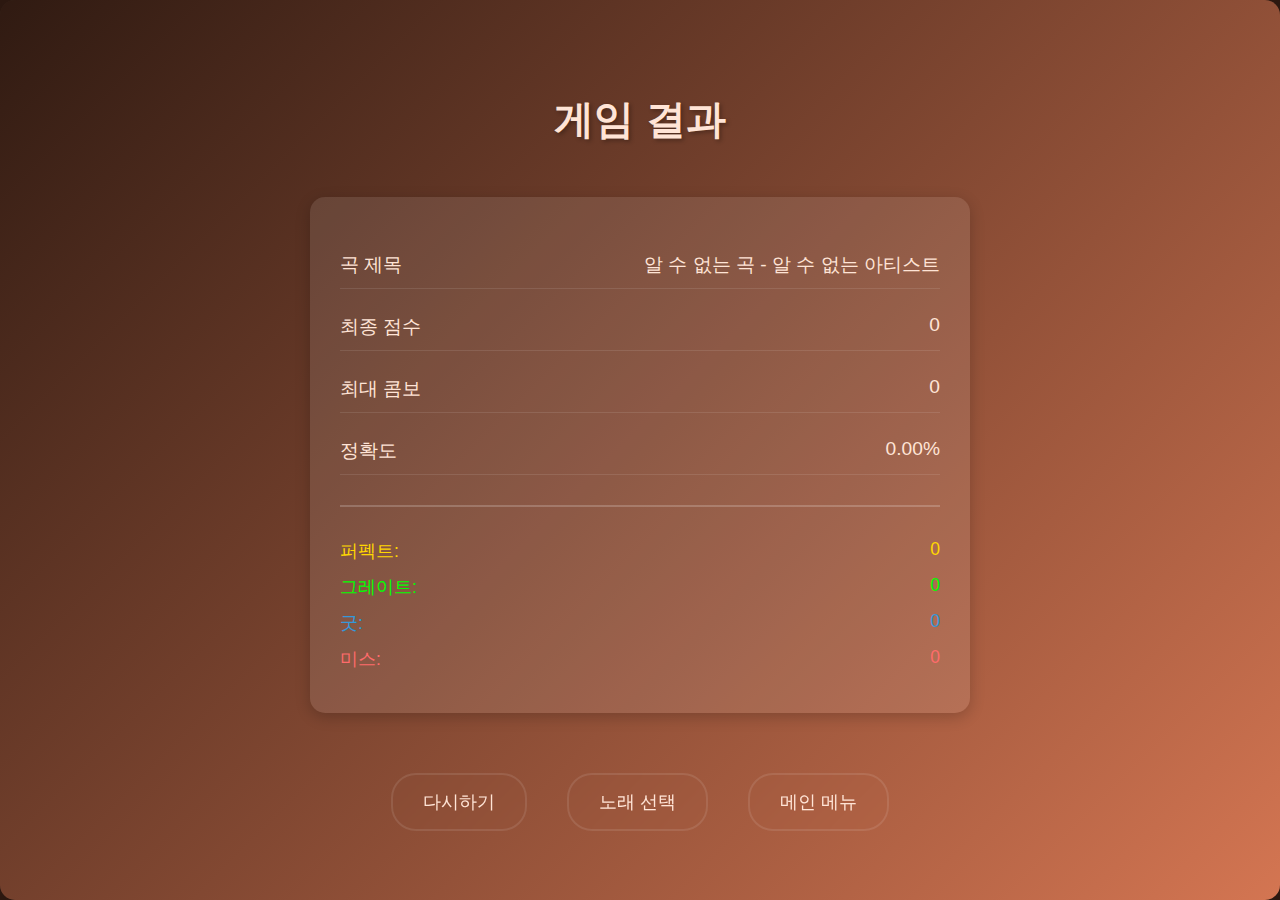
<file: html/result.html>
<!DOCTYPE html>
<html lang="ko">
<head>
    <meta charset="UTF-8">
    <meta name="viewport" content="width=device-width, initial-scale=1.0">
    <title>게임 결과 - 리듬 게임</title>
    <link rel="stylesheet" href="../styles/main.css">
    <link rel="stylesheet" href="../styles/themes.css">
    <link rel="stylesheet" href="../styles/result.css">
</head>
<body>
    <div id="gameContainer">
        <div id="resultScreen" class="menu-screen">
            <h2>게임 결과</h2>
            <div class="result-stats">
                <div class="stat-item">
                    <span class="stat-label">곡 제목</span>
                    <span id="songTitle" class="stat-value">-</span>
                </div>
                <div class="stat-item">
                    <span class="stat-label">최종 점수</span>
                    <span id="finalScore" class="stat-value">0</span>
                </div>
                <div class="stat-item">
                    <span class="stat-label">최대 콤보</span>
                    <span id="maxCombo" class="stat-value">0</span>
                </div>
                <div class="stat-item">
                    <span class="stat-label">정확도</span>
                    <span id="accuracy" class="stat-value">0%</span>
                </div>
                <div class="hit-results">
                    <div class="hit-item perfect">퍼펙트: <span id="perfectCount">0</span></div>
                    <div class="hit-item great">그레이트: <span id="greatCount">0</span></div>
                    <div class="hit-item good">굿: <span id="goodCount">0</span></div>
                    <div class="hit-item miss">미스: <span id="missCount">0</span></div>
                </div>
            </div>
            <div class="result-buttons">
                <button class="button" onclick="retryGame()">다시하기</button>
                <button class="button" onclick="goToSongSelect()">노래 선택</button>
                <button class="button" onclick="goToMain()">메인 메뉴</button>
            </div>
        </div>
    </div>

    <script src="../scripts/ui/Theme.js"></script>
    <script>
        document.addEventListener('DOMContentLoaded', function() {
            const params = new URLSearchParams(window.location.search);
            
            // 결과 데이터 파싱
            const results = {
                songId: params.get('songId'),
                songTitle: decodeURIComponent(params.get('songTitle') || '알 수 없는 곡'),
                artist: decodeURIComponent(params.get('artist') || '알 수 없는 아티스트'),
                finalScore: parseInt(params.get('finalScore')) || 0,
                maxCombo: parseInt(params.get('maxCombo')) || 0,
                accuracy: parseFloat(params.get('accuracy')) || 0,
                hitResults: JSON.parse(params.get('hitResults') || '{"perfect":0,"great":0,"good":0,"miss":0}'),
                reason: params.get('reason')
            };

            // 결과 표시
            document.getElementById('songTitle').textContent = 
                `${results.songTitle} - ${results.artist}`;
            document.getElementById('finalScore').textContent = results.finalScore.toLocaleString();
            document.getElementById('maxCombo').textContent = results.maxCombo.toLocaleString();
            document.getElementById('accuracy').textContent = `${results.accuracy.toFixed(2)}%`;
            
            // 판정 결과 표시
            document.getElementById('perfectCount').textContent = results.hitResults.perfect.toLocaleString();
            document.getElementById('greatCount').textContent = results.hitResults.great.toLocaleString();
            document.getElementById('goodCount').textContent = results.hitResults.good.toLocaleString();
            document.getElementById('missCount').textContent = results.hitResults.miss.toLocaleString();

            // 등급 계산 및 표시
            const grade = calculateGrade(results.accuracy, results.maxCombo);
            document.getElementById('grade').textContent = grade;

            // 테마 적용
            const theme = new Theme();
            const settings = JSON.parse(localStorage.getItem('gameSettings')) || { theme: 'warm' };
            theme.applyTheme(settings.theme);
        });

        function retryGame() {
            const params = new URLSearchParams(window.location.search);
            const songId = params.get('songId');
            window.location.href = `game.html?songId=${songId}`;
        }

        function goToSongSelect() {
            window.location.href = 'song-select.html';
        }

        function goToMain() {
            window.location.href = '../index.html';
        }

        // 등급 계산 함수 (추가)
        function calculateGrade(accuracy, maxCombo) {
            if (accuracy >= 95 && maxCombo >= 100) return 'S';
            if (accuracy >= 90) return 'A';
            if (accuracy >= 80) return 'B';
            if (accuracy >= 70) return 'C';
            return 'D';
        }
    </script>
</body>
</html>
</file>
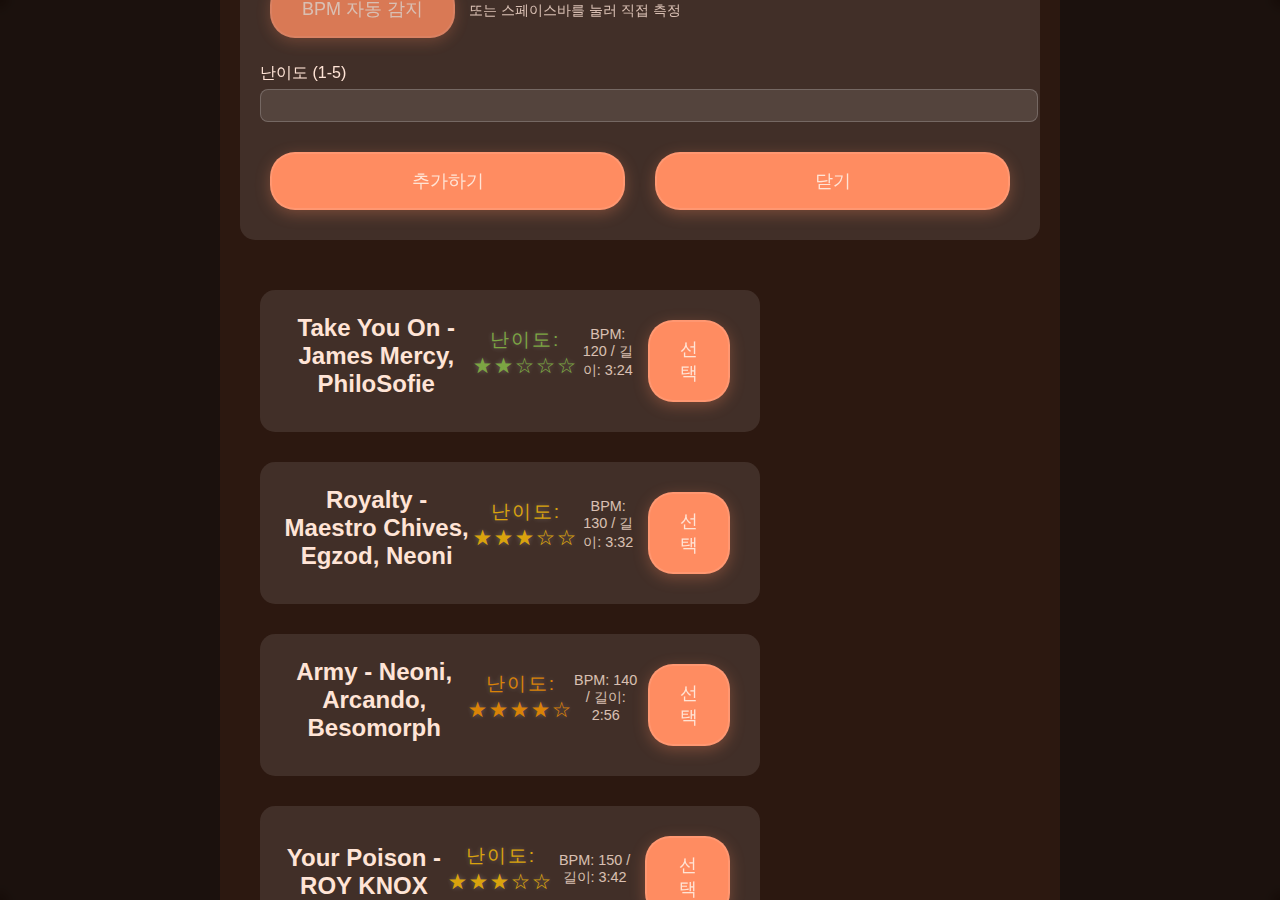
<file: html/song-manager.html>
<!DOCTYPE html>
<html lang="ko">
<head>
    <meta charset="UTF-8">
    <meta name="viewport" content="width=device-width, initial-scale=1.0">
    <title>음원 관리 - 리듬 게임</title>
    <link rel="stylesheet" href="../styles/main.css">
    <link rel="stylesheet" href="../styles/game.css">
    <link rel="stylesheet" href="../styles/themes.css">
    <link rel="stylesheet" href="../styles/modal.css">
    <style>
        .song-manager {
            width: 80%;
            max-width: 800px;
            margin: 0 auto;
            padding: 20px;
            position: relative;
            z-index: 1100;
            background: var(--primary-bg);
            border-radius: 15px;
        }

        .song-upload {
            background: rgba(255, 255, 255, 0.1);
            padding: 20px;
            border-radius: 15px;
            margin-bottom: 30px;
            position: relative;
        }

        .song-list {
            max-height: none;
            overflow: visible;
        }

        .song-item {
            display: flex;
            justify-content: space-between;
            align-items: center;
            padding: 20px;
            background: rgba(255, 255, 255, 0.1);
            border-radius: 15px;
            margin-bottom: 10px;
        }

        .song-info {
            flex-grow: 1;
            margin-right: 20px;
        }

        .song-controls {
            display: flex;
            gap: 10px;
        }

        .form-group {
            margin-bottom: 15px;
            position: relative;
        }

        .form-group label {
            display: block;
            margin-bottom: 5px;
            color: var(--text-color);
        }

        .form-group input {
            width: 100%;
            padding: 8px;
            border-radius: 8px;
            border: 1px solid rgba(255, 255, 255, 0.2);
            background: rgba(255, 255, 255, 0.1);
            color: var(--text-color);
            position: relative;
            z-index: 1;
        }

        .bpm-detector {
            margin-top: 10px;
            font-size: 0.9em;
            color: var(--text-color);
            opacity: 0.8;
        }

        .form-buttons {
            display: flex;
            justify-content: space-between;
            gap: 10px;
            margin-top: 20px;
        }

        .form-buttons button {
            flex: 1;
            position: relative;
            z-index: 1;
        }

        .overlay {
            position: fixed;
            top: 0;
            left: 0;
            width: 100%;
            height: 100%;
            background: rgba(0, 0, 0, 0.5);
            backdrop-filter: blur(5px);
            z-index: 1000;
        }

        .button {
            position: relative;
            z-index: 1;
            cursor: pointer;
            pointer-events: auto;
        }

        .song-manager * {
            pointer-events: auto;
        }
    </style>
</head>
<body>
    <div class="overlay" id="overlay"></div>
    <div id="gameContainer">
        <div class="song-manager">
            <h2>음원 관리</h2>
            <div class="song-upload">
                <h3>새 음원 추가</h3>
                <form id="songUploadForm">
                    <div class="form-group">
                        <label for="songFile">음악 파일</label>
                        <input type="file" id="songFile" accept="audio/*" required>
                    </div>
                    <div class="form-group">
                        <label for="songTitle">제목</label>
                        <input type="text" id="songTitle" required>
                    </div>
                    <div class="form-group">
                        <label for="songBpm">BPM</label>
                        <input type="number" id="songBpm" required>
                        <div class="bpm-detector">
                            <button type="button" class="button" id="detectBpm">BPM 자동 감지</button>
                            <span>또는 스페이스바를 눌러 직접 측정</span>
                        </div>
                    </div>
                    <div class="form-group">
                        <label for="songDifficulty">난이도 (1-5)</label>
                        <input type="number" id="songDifficulty" min="1" max="5" required>
                    </div>
                    <div class="form-buttons">
                        <button type="submit" class="button">추가하기</button>
                        <button type="button" class="button" onclick="location.href='song-select.html'">닫기</button>
                    </div>
                </form>
            </div>
            <div class="song-list">
                <!-- 추가된 음원 목록이 여기에 표시됩니다 -->
            </div>
        </div>
    </div>

    <script src="../scripts/ui/Theme.js"></script>
    <script src="../scripts/game/SongManager.js"></script>
    <script>
        document.addEventListener('DOMContentLoaded', function() {
            const theme = new Theme();
            const songManager = new SongManager();
            const overlay = document.getElementById('overlay');
            const songManagerContainer = document.querySelector('.song-manager');

            // 오버레이 클릭 시 닫기
            overlay.addEventListener('click', () => {
                window.location.href = 'song-select.html';
            });

            // ESC 키 누를 때 닫기
            document.addEventListener('keydown', (e) => {
                if (e.key === 'Escape') {
                    window.location.href = 'song-select.html';
                }
            });

            // song-manager 영역 클릭 시 이벤트 버블링 방지
            songManagerContainer.addEventListener('click', (e) => {
                e.stopPropagation();
            });

            // 전체 document 클릭 시 닫기
            document.addEventListener('click', (e) => {
                // song-manager나 그 자식 요소가 아닌 곳을 클릭했을 때만 닫기
                if (!songManagerContainer.contains(e.target) && e.target !== songManagerContainer) {
                    window.location.href = 'song-select.html';
                }
            });
        });
    </script>
</body>
</html>
</file>
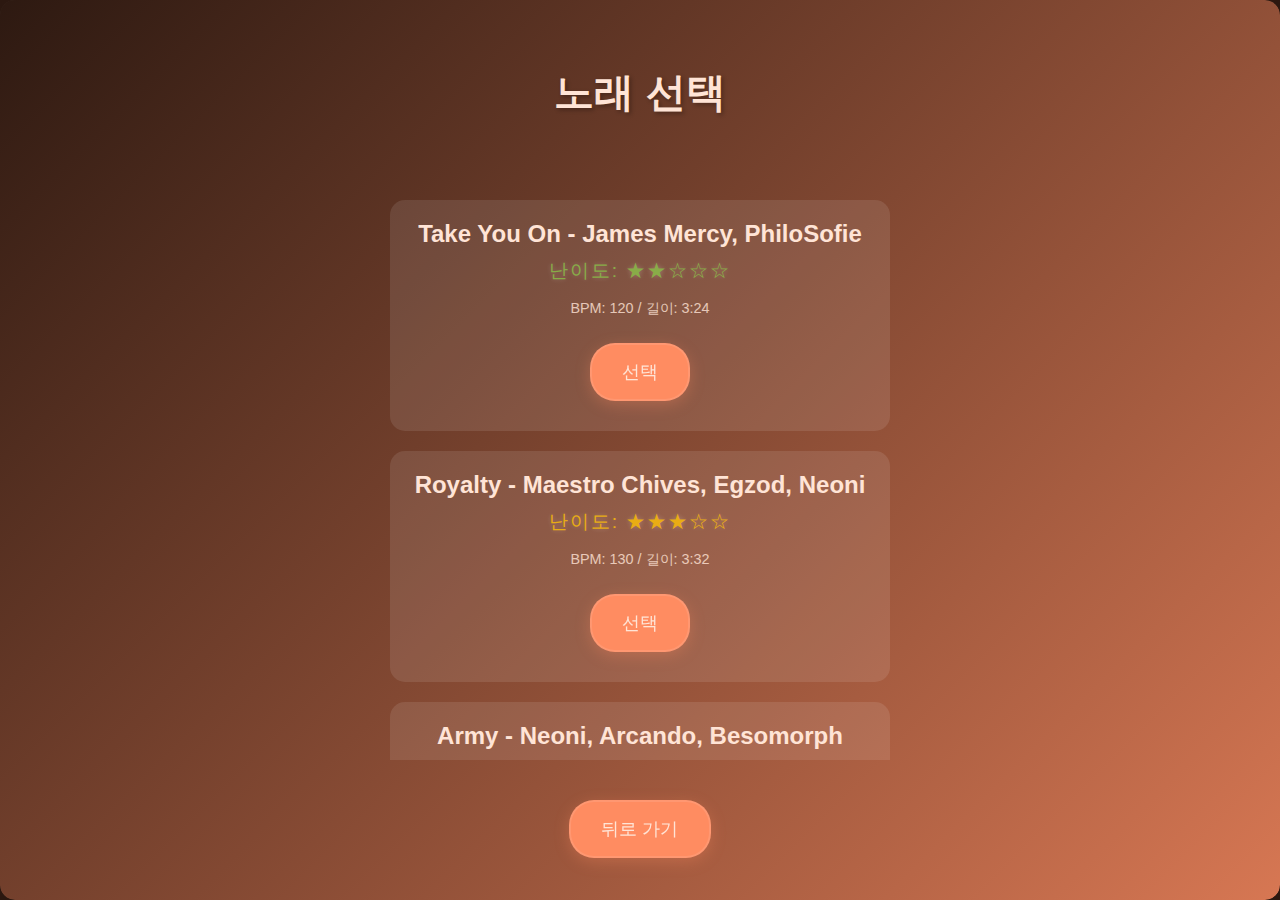
<file: html/song-select.html>
<!DOCTYPE html>
<html lang="ko">
<head>
    <meta charset="UTF-8">
    <meta name="viewport" content="width=device-width, initial-scale=1.0">
    <title>노래 선택 - 리듬 게임</title>
    <link rel="stylesheet" href="../styles/main.css">
    <link rel="stylesheet" href="../styles/game.css">
    <link rel="stylesheet" href="../styles/themes.css">
    <link rel="stylesheet" href="../styles/modal.css">
</head>
<body>
    <div id="gameContainer">
        <div id="songSelectMenu">
            <h2>노래 선택</h2>
            <div class="song-list">
                <!-- 여기는 비워두고 SongManager가 동적으로 채울 것입니다 -->
            </div>
            <button id="backToMain" class="button" onclick="goToMain()">뒤로 가기</button>
        </div>
    </div>

    <script src="../scripts/ui/Theme.js"></script>
    <script src="../scripts/game/SongManager.js"></script>
    <script src="../scripts/game/Game.js"></script>
    <script>
        document.addEventListener('DOMContentLoaded', function() {
            const songManager = new SongManager(true);
            songManager.updateSongList();
            const theme = new Theme();

            // 저장된 설정 불러오기
            const settings = JSON.parse(localStorage.getItem('gameSettings'));
            
            // 저장된 테마가 있으면 적용, 없으면 기본값 사용
            if (settings && settings.theme) {
                document.body.className = `theme-${settings.theme}`;
                theme.applyTheme(settings.theme);
            } else {
                document.body.className = 'theme-warm';
                theme.applyTheme('warm');
            }
        });

        // 노래 선택 함수
        function selectSong(songId) {
            // songId를 URL 파라미터로 전달하여 game.html로 이동
            window.location.href = `game.html?songId=${songId}`;
        }

        // 메인으로 돌아가기 함수
        function goToMain() {
            console.log('Going back to main');
            window.location.href = '../index.html';
        }
    </script>
</body>
</html>
</file>
<file: styles/main.css>
/* 기본 레이아웃 스타일 */
body {
    margin: 0;
    overflow: hidden;
    background: var(--primary-bg, #2C1810);
    display: flex;
    justify-content: center;
    align-items: center;
    min-height: 100vh;
    font-family: 'Pretendard', sans-serif;
    color: var(--text-color, #FFE4D6);
}

#gameContainer {
    position: relative;
    width: 100vw;
    height: 100vh;
    display: flex;
    justify-content: center;
    align-items: center;
    background: rgba(255, 248, 240, 0.05);
    border-radius: 15px;
    box-shadow: none;
    transition: all 0.3s ease;
    overflow: hidden;
}

#mainMenu, #songSelectMenu {
    display: flex;
    flex-direction: column;
    justify-content: center;
    align-items: center;
    text-align: center;
    width: 100%;
    height: 100%;
    background: linear-gradient(
        135deg,
        var(--menu-bg, rgba(44, 24, 16, 0.95)) 0%,
        var(--menu-accent, rgba(255, 140, 97, 0.8)) 100%
    );
    border-radius: 15px;
}

/* 버튼 스타일 */
.button {
    padding: 15px 30px;
    font-size: 18px;
    background: var(--primary-accent);
    color: var(--text-color);
    border: 2px solid rgba(255, 255, 255, 0.1);
    backdrop-filter: blur(5px);
    border-radius: 25px;
    cursor: pointer;
    margin: 10px;
    transition: all 0.3s ease;
    box-shadow: 0 4px 15px var(--shadow-color);
}

.button:hover {
    background: var(--hover-color);
    border-color: rgba(255, 255, 255, 0.2);
    transform: translateY(-2px);
    box-shadow: 0 6px 20px var(--shadow-color);
}

/* 제목 스타일 */
h1, h2 {
    color: var(--text-color, #FFE4D6);
    margin-bottom: 30px;
    text-shadow: 2px 2px 4px rgba(0, 0, 0, 0.3);
}

h1 {
    font-size: 3.5em;
}

h2 {
    font-size: 2.5em;
}

/* 점수 표시 */
#score {
    position: absolute;
    top: 20px;
    right: 20px;
    color: var(--text-color, #FFE4D6);
    font-size: 24px;
    text-shadow: 2px 2px 4px rgba(0, 0, 0, 0.3);
    background: var(--primary-accent, rgba(255, 140, 97, 0.2));
    padding: 10px 20px;
    border-radius: 15px;
}

/* 게임 캔버스 */
#gameCanvas {
    position: absolute;
    top: 50%;
    left: 50%;
    transform: translate(-50%, -50%);
    border-radius: 15px;
}

/* 반응형 크기 조정 */
#gameContainer.windowed {
    position: absolute;
    top: 50%;
    left: 50%;
    transform: translate(-50%, -50%);
    box-shadow: 0 0 30px rgba(0, 0, 0, 0.3);
}

.background-notes {
    position: absolute;
    top: 0;
    left: 0;
    width: 100%;
    height: 100%;
    pointer-events: none;
    z-index: 0;
    overflow: hidden;
    background: radial-gradient(circle at center, transparent 0%, rgba(0, 0, 0, 0.3) 100%);
}

.music-note {
    position: absolute;
    opacity: 0;
    pointer-events: none;
    z-index: 1;
    font-weight: bold;
    -webkit-font-smoothing: antialiased;
    -moz-osx-font-smoothing: grayscale;
}

/* 고정된 음표 크기 클래스 */
.note-small {
    font-size: 3.5rem;
}

.note-medium {
    font-size: 4.5rem;
}

.note-large {
    font-size: 5.5rem;
}
</file>
<file: styles/themes.css>
/* 테마 클래스 */
.theme-warm {
    --primary-bg: #2C1810;
    --primary-accent: #FF8C61;
    --text-color: #FFE4D6;
}

.theme-cool {
    --primary-bg: #1A2C3B;
    --primary-accent: #61B0FF;
    --text-color: #D6E4FF;
}

.theme-dark {
    --primary-bg: #121212;
    --primary-accent: #404040;
    --text-color: #FFFFFF;
}

.theme-light {
    --primary-bg: #F5F5F5;
    --primary-accent: #A0A0A0;
    --text-color: #333333;
}

/* 반응형 스타일 */
@media (max-width: 1600px) {
    #gameContainer.windowed {
        width: 1280px;
        height: 720px;
    }
}

@media (max-width: 1280px) {
    #gameContainer.windowed {
        width: 1024px;
        height: 768px;
    }
}

@media (max-width: 1024px) {
    #gameContainer.windowed {
        width: 800px;
        height: 600px;
    }
}
</file>
<file: styles/result.css>
/* 결과 화면 기본 레이아웃 */
#resultScreen {
    display: flex;
    flex-direction: column;
    align-items: center;
    justify-content: center;
    padding: 40px;
    width: 100%;
    height: 100%;
    background: linear-gradient(
        135deg,
        var(--menu-bg, rgba(44, 24, 16, 0.95)) 0%,
        var(--menu-accent, rgba(255, 140, 97, 0.8)) 100%
    );
}

/* 결과 통계 컨테이너 */
.result-stats {
    background: rgba(255, 255, 255, 0.1);
    padding: 30px;
    border-radius: 15px;
    margin: 20px 0;
    width: 80%;
    max-width: 600px;
    box-shadow: 0 4px 15px rgba(0, 0, 0, 0.2);
}

/* 통계 항목 스타일 */
.stat-item {
    display: flex;
    justify-content: space-between;
    margin: 15px 0;
    font-size: 1.2em;
    padding: 10px 0;
    border-bottom: 1px solid rgba(255, 255, 255, 0.1);
}

.stat-item:last-child {
    border-bottom: none;
}

/* 판정 결과 섹션 */
.hit-results {
    margin-top: 30px;
    padding-top: 20px;
    border-top: 2px solid rgba(255, 255, 255, 0.2);
}

/* 판정 항목 스타일 */
.hit-item {
    margin: 12px 0;
    font-size: 1.1em;
    display: flex;
    justify-content: space-between;
}

/* 판정 색상 */
.hit-item.perfect { color: #FFD700; }
.hit-item.great { color: #00FF00; }
.hit-item.good { color: #3498db; }
.hit-item.miss { color: #FF6B6B; }

/* 버튼 컨테이너 */
.result-buttons {
    margin-top: 30px;
    display: flex;
    gap: 20px;
}

/* 반응형 디자인 */
@media (max-width: 768px) {
    .result-stats {
        width: 95%;
        padding: 20px;
    }

    .stat-item {
        font-size: 1.1em;
    }

    .result-buttons {
        flex-direction: column;
        gap: 10px;
    }
}
</file>
<file: styles/game.css>
/* 게임 화면 관련 스타일 */
#startScreen {
    position: absolute;
    top: 0;
    left: 0;
    width: 100%;
    height: 100%;
    display: flex;
    flex-direction: column;
    justify-content: center;
    align-items: center;
    background: linear-gradient(135deg, rgba(44, 24, 16, 0.9) 0%, rgba(255, 140, 97, 0.8) 100%);
    color: #FFE4D6;
    border-radius: 15px;
    animation: gradientBG 15s ease infinite;
    backdrop-filter: blur(5px);
}

#startScreen::before {
    content: '';
    position: absolute;
    top: 0;
    left: 0;
    width: 100%;
    height: 100%;
    background: url('data:image/svg+xml,...'); /* SVG 패턴 */
    opacity: 0.5;
    border-radius: 15px;
    animation: floating 20s linear infinite;
}

#startScreen h1 {
    color: #FFE4D6;
    margin-bottom: 30px;
    font-size: 3.5em;
    text-shadow: 3px 3px 6px rgba(0, 0, 0, 0.3),
                 0 0 20px rgba(255, 185, 150, 0.5);
    letter-spacing: 2px;
    font-weight: bold;
    transform: translateY(-20px);
}

/* 애니메이션 키프레임 */
@keyframes gradientBG {
    0% {
        background-position: 0% 50%;
    }
    50% {
        background-position: 100% 50%;
    }
    100% {
        background-position: 0% 50%;
    }
}

@keyframes floating {
    from {
        background-position: 0 0;
    }
    to {
        background-position: 100px 100px;
    }
}

.menu-screen {
    position: absolute;
    width: 100%;
    height: 100%;
    display: flex;
    flex-direction: column;
    justify-content: center;
    align-items: center;
    transition: opacity 0.3s ease, transform 0.3s ease;
}

#songSelectMenu {
    position: relative;
    width: 100%;
    height: 100%;
    display: flex;
    flex-direction: column;
    justify-content: center;
    align-items: center;
    background: linear-gradient(
        135deg,
        var(--primary-bg, rgba(44, 24, 16, 0.95)) 0%,
        var(--primary-accent, rgba(255, 140, 97, 0.8)) 100%
    );
    color: var(--text-color, #FFE4D6);
    z-index: 10;
    opacity: 1;
    transform: none;
    pointer-events: auto;
}

#mainMenu.hidden {
    opacity: 0;
    transform: translateX(-100%);
    pointer-events: none;
}

.song-list {
    display: flex;
    flex-direction: column;
    gap: 20px;
    margin: 30px 0;
    width: 80%;
    max-width: 500px;
    max-height: 60vh;
    overflow-y: auto;
    padding: 20px;
    scrollbar-width: thin;
    scrollbar-color: rgba(255, 140, 97, 0.5) rgba(255, 255, 255, 0.1);
}

.song-list::-webkit-scrollbar {
    width: 8px;
}

.song-list::-webkit-scrollbar-track {
    background: rgba(255, 255, 255, 0.1);
    border-radius: 4px;
}

.song-list::-webkit-scrollbar-thumb {
    background: rgba(255, 140, 97, 0.5);
    border-radius: 4px;
    transition: background 0.3s ease;
}

.song-list::-webkit-scrollbar-thumb:hover {
    background: rgba(255, 140, 97, 0.8);
}

.song-item {
    background: rgba(255, 255, 255, 0.1);
    padding: 20px;
    border-radius: 15px;
    text-align: center;
    transition: transform 0.3s ease;
}

.song-item:hover {
    transform: translateY(-5px);
    background: rgba(255, 255, 255, 0.2);
}

.song-item h3 {
    margin: 0 0 10px 0;
    font-size: 1.5em;
}

.song-item p {
    margin: 0 0 15px 0;
    opacity: 0.8;
}

/* 게임 UI 스타일 추가 */
#gameUI {
    position: absolute;
    top: 20px;
    left: 20px;
    z-index: 100;
}

#pauseButton {
    background: var(--primary-accent);
    opacity: 0.3;
}

#pauseMenu {
    position: fixed;
    top: 0;
    left: 0;
    width: 100%;
    height: 100%;
    background: linear-gradient(
        135deg,
        var(--menu-bg, rgba(44, 24, 16, 0.95)) 0%,
        var(--menu-accent, rgba(255, 140, 97, 0.8)) 100%
    );
    display: flex;
    flex-direction: column;
    justify-content: center;
    align-items: center;
    gap: 20px;
    backdrop-filter: blur(5px);
}

#pauseMenu h2 {
    color: var(--text-color);
    font-size: 2.5em;
    margin-bottom: 20px;
    text-shadow: 2px 2px 4px rgba(0, 0, 0, 0.3);
}

#pauseMenu .button {
    width: 200px;
    text-align: center;
}

/* 파티클 스타일 추가 */
.particle {
    position: absolute;
    width: 8px;
    height: 8px;
    border-radius: 50%;
    pointer-events: none;
    z-index: 1000;
    transform-origin: center;
}

#hpBarContainer {
    position: absolute;
    bottom: 20px;
    left: 50%;
    transform: translateX(-50%);
    width: 80%;
    max-width: 600px;
    height: 20px;
    background: rgba(0, 0, 0, 0.3);
    border-radius: 10px;
    overflow: hidden;
}

#hpBar {
    width: 100%;
    height: 100%;
    background-color: #4CAF50;
    transition: width 0.3s ease, background-color 0.3s ease;
}

.game-over-modal {
    display: flex;
    align-items: center;
    justify-content: center;
    background: rgba(0, 0, 0, 0.8);
}

.game-over-modal .modal-content {
    text-align: center;
    padding: 40px;
}

.game-over-buttons {
    display: flex;
    gap: 20px;
    justify-content: center;
    margin-top: 30px;
}

.judgement-text {
    position: absolute;
    font-size: 24px;
    color: var(--text-color);
    text-shadow: 2px 2px 4px rgba(0, 0, 0, 0.5);
    pointer-events: none;
    z-index: 1000;
    transform: translate(-50%, -50%);
    animation: fadeUpAndOut 1s ease-out forwards;
}

@keyframes fadeUpAndOut {
    0% {
        opacity: 1;
        transform: translate(-50%, -50%);
    }
    100% {
        opacity: 0;
        transform: translate(-50%, -100%);
    }
}

/* 콤보 표시 스타일 */
#comboDisplay {
    position: absolute;
    top: 80px;
    right: 20px;
    color: var(--text-color);
    font-size: 24px;
    text-shadow: 2px 2px 4px rgba(0, 0, 0, 0.3);
    background: var(--primary-accent);
    padding: 10px 20px;
    border-radius: 15px;
    opacity: 0.8;
    transition: transform 0.2s ease;
}

.combo-effect {
    animation: comboPopup 0.3s ease;
}

@keyframes comboPopup {
    0% { transform: scale(1); }
    50% { transform: scale(1.2); }
    100% { transform: scale(1); }
}

.difficulty-stars {
    font-size: 1.2em;
    margin: 5px 0;
    letter-spacing: 2px;
    text-shadow: 0 0 5px rgba(255, 255, 255, 0.3);
}

/* 난이도별 색상 */
.difficulty-1 {
    color: #4CAF50; /* 초록색 - 쉬움 */
}

.difficulty-2 {
    color: #8BC34A; /* 연두색 - 약간 쉬움 */
}

.difficulty-3 {
    color: #FFC107; /* 노란색 - 보통 */
}

.difficulty-4 {
    color: #FF9800; /* 주황색 - 어려움 */
}

.difficulty-5 {
    color: #F44336; /* 빨간색 - 매우 어려움 */
    text-shadow: 0 0 8px rgba(244, 67, 54, 0.5);
    animation: difficultyPulse 2s infinite;
}

/* 최고 난이도 반짝이는 효과 */
@keyframes difficultyPulse {
    0% { text-shadow: 0 0 8px rgba(244, 67, 54, 0.5); }
    50% { text-shadow: 0 0 15px rgba(244, 67, 54, 0.8); }
    100% { text-shadow: 0 0 8px rgba(244, 67, 54, 0.5); }
}

.song-info {
    color: var(--text-color);
    opacity: 0.8;
    font-size: 0.9em;
    margin: 5px 0;
}
</file>
<file: styles/modal.css>
/* 모달 스타일 */
.modal {
    display: none;
    position: fixed;
    top: 0;
    left: 0;
    width: 100%;
    height: 100%;
    background: rgba(0, 0, 0, 0.7);
    z-index: 1000;
    backdrop-filter: blur(5px);
}

.modal-content {
    position: relative;
    padding: 30px;
    border-radius: 15px;
    width: 80%;
    max-width: 500px;
    margin: 50px auto;
    box-shadow: 0 0 20px rgba(0, 0, 0, 0.3);
    transition: background 0.3s ease;
}

.settings-group {
    margin: 20px 0;
    display: flex;
    flex-direction: column;
    gap: 10px;
}

.settings-group label {
    color: #FFE4D6;
    font-size: 1.1em;
}

.settings-select {
    padding: 10px;
    border-radius: 10px;
    border: 2px solid rgba(255, 255, 255, 0.1);
    background: rgba(255, 255, 255, 0.1);
    color: #FFE4D6;
    font-size: 1em;
    cursor: pointer;
    transition: all 0.3s ease;
}

.settings-select:hover {
    background: rgba(255, 255, 255, 0.2);
}

.modal h2 {
    color: #FFE4D6;
    text-align: center;
    margin-bottom: 30px;
    font-size: 2em;
    text-shadow: 2px 2px 4px rgba(0, 0, 0, 0.3);
}

.color-inputs {
    display: flex;
    gap: 20px;
    margin-top: 5px;
}

.color-input-group {
    flex: 1;
    display: flex;
    flex-direction: column;
    gap: 5px;
}

.color-input-group label {
    font-size: 0.9em;
    opacity: 0.8;
}

.color-input-group input[type="color"] {
    width: 100%;
    height: 40px;
    padding: 5px;
    border-radius: 10px;
    border: 2px solid rgba(255, 255, 255, 0.1);
    background: rgba(255, 255, 255, 0.1);
    cursor: pointer;
}

.color-input-group input[type="color"]::-webkit-color-swatch-wrapper {
    padding: 0;
}

.color-input-group input[type="color"]::-webkit-color-swatch {
    border: none;
    border-radius: 8px;
}
</file>
